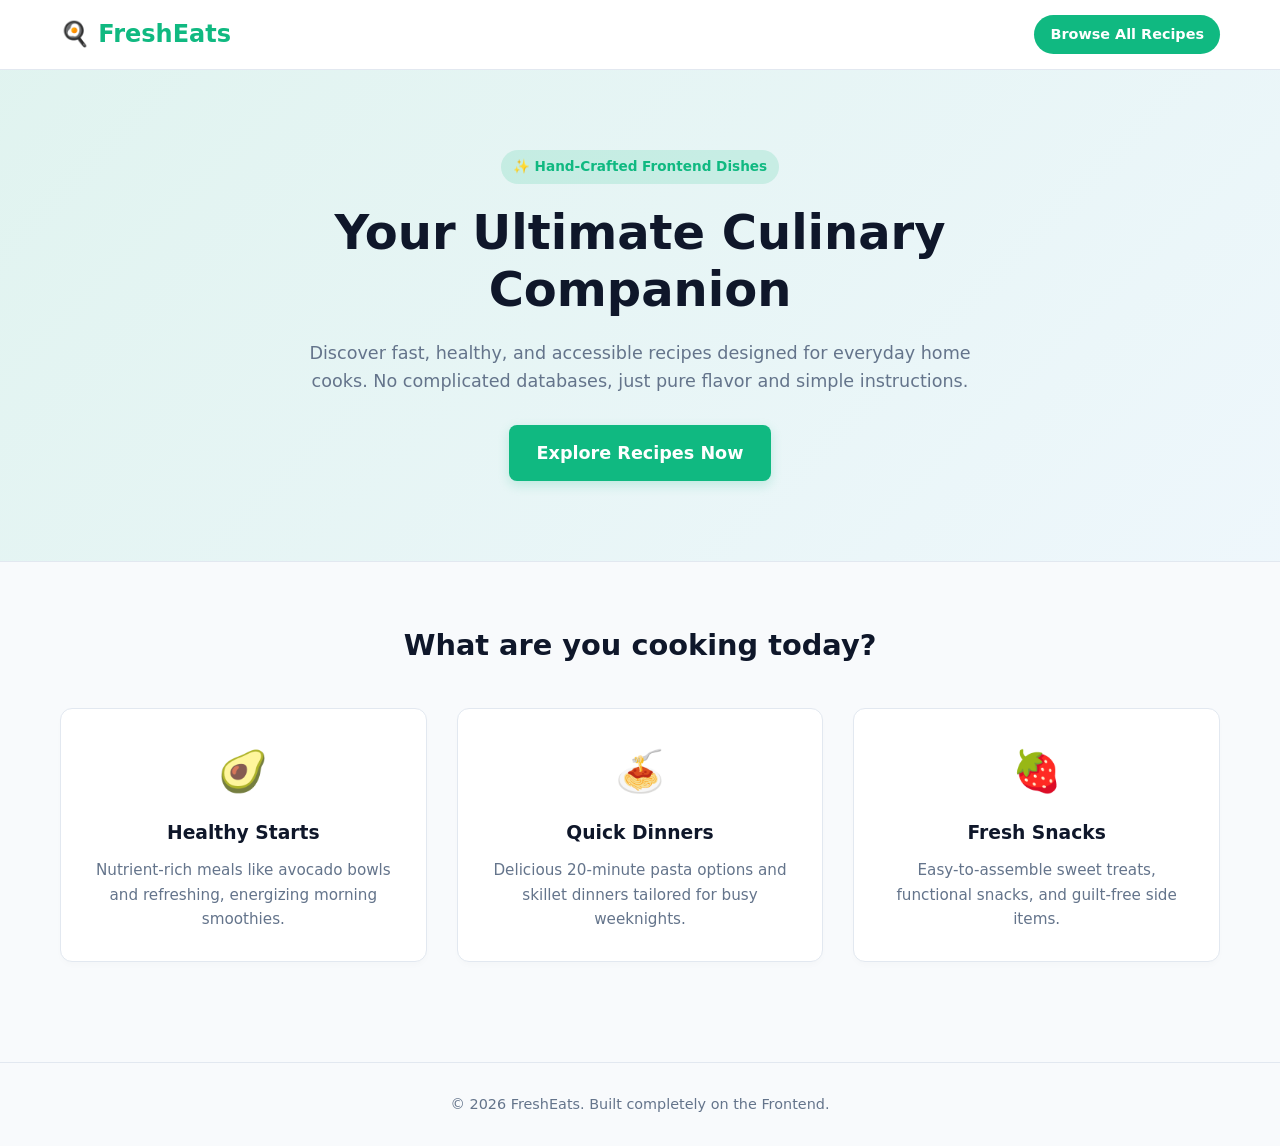
<file: home.html>
<!DOCTYPE html>
<html lang="en">
<head>
    <meta charset="UTF-8">
    <meta name="viewport" content="width=device-width, initial-scale=1.0">
    <title>FreshEats | Welcome</title>
    <link rel="stylesheet" href="style.css">
</head>
<body>
    <!-- Navigation Bar (Matches main layout) -->
    <nav class="navbar">
        <div class="nav-container">
            <a href="home.html" class="logo">🍳 FreshEats</a>
            <div class="nav-actions">
                <a href="index.html" class="browse-link-btn">Browse All Recipes</a>
            </div>
        </div>
    </nav>

    <!-- Welcome Hero Section -->
    <section class="welcome-hero">
        <div class="hero-content">
            <span class="hero-badge">✨ Hand-Crafted Frontend Dishes</span>
            <h1>Your Ultimate Culinary Companion</h1>
            <p>Discover fast, healthy, and accessible recipes designed for everyday home cooks. No complicated databases, just pure flavor and simple instructions.</p>
            <a href="index.html" class="cta-button">Explore Recipes Now</a>
        </div>
    </section>

    <!-- Featured Categories Row -->
    <section class="features-section">
        <h2>What are you cooking today?</h2>
        <div class="features-grid">
            <div class="feature-card">
                <div class="feature-icon">🥑</div>
                <h3>Healthy Starts</h3>
                <p>Nutrient-rich meals like avocado bowls and refreshing, energizing morning smoothies.</p>
            </div>
            <div class="feature-card">
                <div class="feature-icon">🍝</div>
                <h3>Quick Dinners</h3>
                <p>Delicious 20-minute pasta options and skillet dinners tailored for busy weeknights.</p>
            </div>
            <div class="feature-card">
                <div class="feature-icon">🍓</div>
                <h3>Fresh Snacks</h3>
                <p>Easy-to-assemble sweet treats, functional snacks, and guilt-free side items.</p>
            </div>
        </div>
    </section>

    <!-- Simple Footer -->
    <footer class="main-footer">
        <p>&copy; 2026 FreshEats. Built completely on the Frontend.</p>
    </footer>
</body>
</html>
</file>
<file: style.css>
/* Custom CSS Variables for Easy Theme Toggling */
:root {
    --bg-color: #f8fafc;
    --card-bg: #ffffff;
    --text-color: #0f172a;
    --text-muted: #64748b;
    --accent-color: #10b981;
    --border-color: #e2e8f0;
    --modal-overlay: rgba(15, 23, 42, 0.6);
}

[data-theme="dark"] {
    --bg-color: #0f172a;
    --card-bg: #1e293b;
    --text-color: #f8fafc;
    --text-muted: #94a3b8;
    --border-color: #334155;
    --modal-overlay: rgba(0, 0, 0, 0.7);
}

* {
    box-sizing: border-box;
    margin: 0;
    padding: 0;
    font-family: 'Segoe UI', system-ui, sans-serif;
    transition: background-color 0.3s, color 0.3s;
}

body {
    background-color: var(--bg-color);
    color: var(--text-color);
    line-height: 1.6;
}

/* Navbar styles */
.navbar {
    background-color: var(--card-bg);
    border-bottom: 1px solid var(--border-color);
    position: sticky;
    top: 0;
    z-index: 10;
}

.nav-container {
    max-width: 1200px;
    margin: 0 auto;
    display: flex;
    justify-content: space-between;
    align-items: center;
    padding: 15px 20px;
}

.logo {
    font-size: 1.5rem;
    font-weight: bold;
    text-decoration: none;
    color: var(--accent-color);
}

.nav-actions {
    display: flex;
    gap: 15px;
}

#search-bar {
    padding: 8px 16px;
    border: 1px solid var(--border-color);
    border-radius: 20px;
    background-color: var(--bg-color);
    color: var(--text-color);
    outline: none;
    width: 200px;
}

.theme-btn {
    background: none;
    border: 1px solid var(--border-color);
    padding: 8px 12px;
    border-radius: 20px;
    cursor: pointer;
    color: var(--text-color);
}

/* Main layouts */
.main-container {
    max-width: 1200px;
    margin: 0 auto;
    padding: 40px 20px;
}

.hero {
    text-align: center;
    margin-bottom: 40px;
}

.hero h1 {
    font-size: 2.5rem;
    margin-bottom: 10px;
}

.hero p {
    color: var(--text-muted);
}

/* Grid Layout */
.recipe-grid {
    display: grid;
    grid-template-columns: repeat(auto-fill, minmax(300px, 1fr));
    gap: 30px;
}

/* Recipe Card Elements */
.recipe-card {
    background-color: var(--card-bg);
    border: 1px solid var(--border-color);
    border-radius: 12px;
    overflow: hidden;
    cursor: pointer;
    box-shadow: 0 4px 6px -1px rgba(0,0,0,0.05);
    transition: transform 0.2s, box-shadow 0.2s;
}

.recipe-card:hover {
    transform: translateY(-5px);
    box-shadow: 0 10px 15px -3px rgba(0,0,0,0.1);
}

.recipe-img {
    width: 100%;
    height: 200px;
    object-fit: cover;
    background-color: #cbd5e1;
}

.recipe-info {
    padding: 20px;
}

.recipe-tag {
    display: inline-block;
    background-color: var(--accent-color);
    color: white;
    font-size: 0.75rem;
    font-weight: bold;
    padding: 3px 8px;
    border-radius: 4px;
    margin-bottom: 10px;
}

.recipe-info h3 {
    margin-bottom: 8px;
}

.recipe-info p {
    color: var(--text-muted);
    font-size: 0.9rem;
}

/* Modal Popup Window */
.modal {
    display: none;
    position: fixed;
    top: 0;
    left: 0;
    width: 100%;
    height: 100%;
    background-color: var(--modal-overlay);
    z-index: 100;
    justify-content: center;
    align-items: center;
    padding: 20px;
}

.modal-content {
    background-color: var(--card-bg);
    padding: 30px;
    border-radius: 12px;
    max-width: 600px;
    width: 100%;
    max-height: 85vh;
    overflow-y: auto;
    position: relative;
}

.close-btn {
    position: absolute;
    top: 15px;
    right: 20px;
    font-size: 2rem;
    cursor: pointer;
    color: var(--text-muted);
}

.modal-body-content h2 {
    margin-bottom: 15px;
    color: var(--accent-color);
}

.modal-body-content h4 {
    margin: 15px 0 5px 0;
}

.modal-body-content ul, .modal-body-content ol {
    padding-left: 20px;
    margin-bottom: 15px;
}
/* --- Home Page Specific Styles --- */

/* Browse button in the navbar */
.browse-link-btn {
    text-decoration: none;
    color: white;
    background-color: var(--accent-color);
    padding: 8px 16px;
    border-radius: 20px;
    font-size: 0.9rem;
    font-weight: bold;
    transition: background-color 0.2s;
}

.browse-link-btn:hover {
    background-color: #059669;
}

/* Welcome Hero Style layout */
.welcome-hero {
    display: flex;
    justify-content: center;
    align-items: center;
    text-align: center;
    padding: 80px 20px;
    background: linear-gradient(135deg, rgba(16, 185, 129, 0.1) 0%, rgba(56, 189, 248, 0.05) 100%);
    border-bottom: 1px solid var(--border-color);
}

.hero-content {
    max-width: 700px;
}

.hero-badge {
    display: inline-block;
    background-color: rgba(16, 185, 129, 0.15);
    color: var(--accent-color);
    font-weight: bold;
    font-size: 0.85rem;
    padding: 6px 12px;
    border-radius: 20px;
    margin-bottom: 20px;
}

.welcome-hero h1 {
    font-size: 3rem;
    line-height: 1.2;
    margin-bottom: 20px;
}

.welcome-hero p {
    font-size: 1.1rem;
    color: var(--text-muted);
    margin-bottom: 30px;
}

/* Call to Action Button */
.cta-button {
    display: inline-block;
    text-decoration: none;
    background-color: var(--accent-color);
    color: white;
    font-weight: bold;
    font-size: 1.1rem;
    padding: 14px 28px;
    border-radius: 8px;
    box-shadow: 0 4px 12px rgba(16, 185, 129, 0.2);
    transition: transform 0.2s, background-color 0.2s;
}

.cta-button:hover {
    transform: translateY(-2px);
    background-color: #059669;
}

/* Home Categories Section */
.features-section {
    max-width: 1200px;
    margin: 0 auto;
    padding: 60px 20px;
    text-align: center;
}

.features-section h2 {
    font-size: 1.8rem;
    margin-bottom: 40px;
}

.features-grid {
    display: grid;
    grid-template-columns: repeat(auto-fit, minmax(280px, 1fr));
    gap: 30px;
}

.feature-card {
    background-color: var(--card-bg);
    border: 1px solid var(--border-color);
    padding: 30px;
    border-radius: 12px;
    box-shadow: 0 4px 6px -1px rgba(0,0,0,0.02);
}

.feature-icon {
    font-size: 2.5rem;
    margin-bottom: 15px;
}

.feature-card h3 {
    margin-bottom: 10px;
}

.feature-card p {
    color: var(--text-muted);
    font-size: 0.95rem;
}

/* Footer layout */
.main-footer {
    text-align: center;
    padding: 30px 20px;
    border-top: 1px solid var(--border-color);
    color: var(--text-muted);
    font-size: 0.9rem;
    margin-top: 40px;
}
</file>
